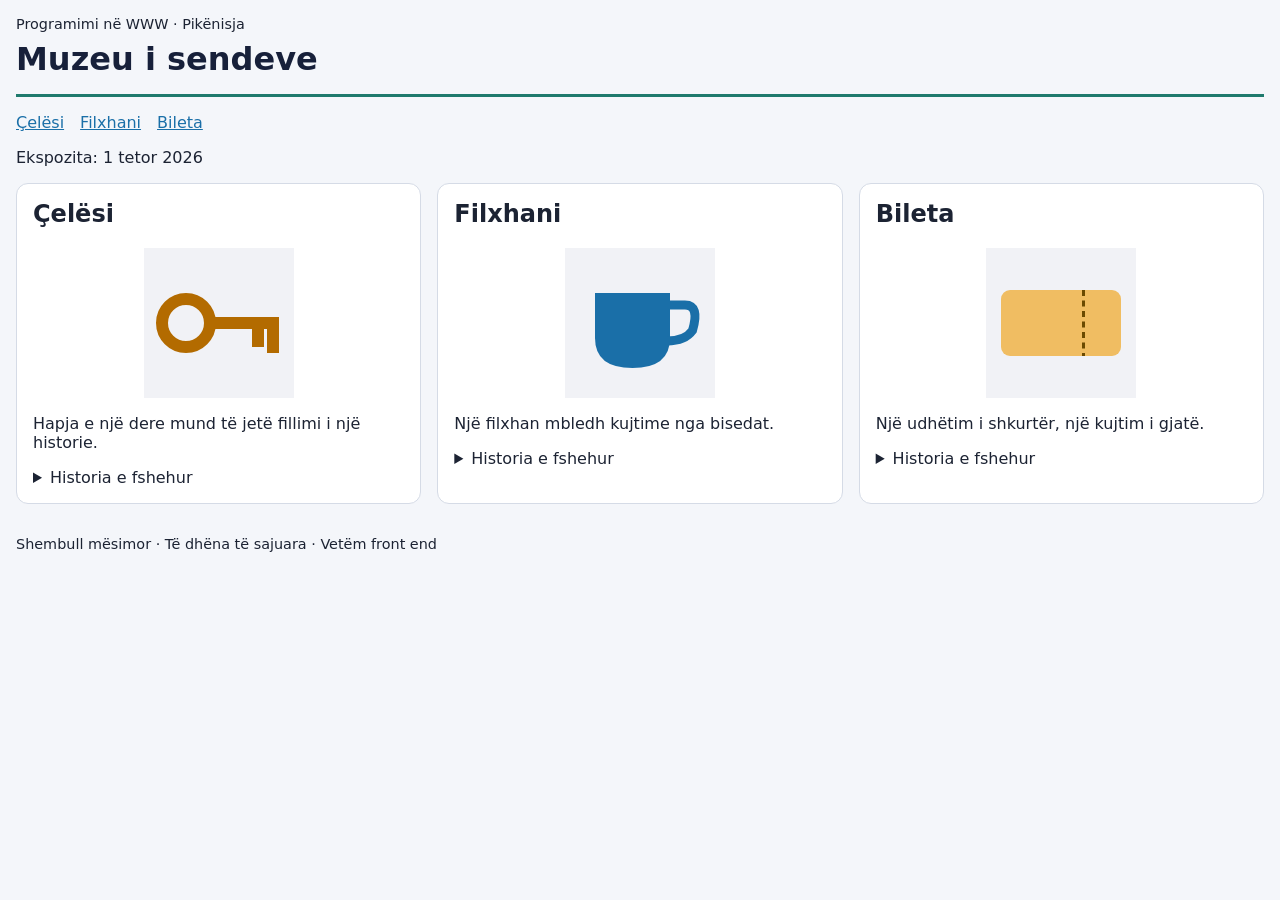
<file: JavaII/index.html>
<!doctype html>
<html lang="sq">
  <head>
    <meta charset="UTF-8" />
    <meta name="viewport" content="width=device-width, initial-scale=1" />
    <title>Muzeu i sendeve</title>
    <link rel="stylesheet" href="style.css" />
  </head>
  <body>
    <a class="skip" href="#main">Kalo te përmbajtja</a>
    <header>
      <p>Programimi në WWW · Pikënisja</p>
      <h1>Muzeu i sendeve</h1>
    </header>

    <nav>
      <a href="#celesi">Çelësi</a>
      <a href="#filxhani">Filxhani</a>
      <a href="#bileta">Bileta</a>
    </nav>

    <main id="main">
      <p>Ekspozita: 1 tetor 2026</p>

      <section class="kartat">
        <article class="karta" id="celesi">
          <h2>Çelësi</h2>
          <svg viewBox="0 0 100 100" role="img" aria-label="Një çelës i vjetër">
  <circle cx="28" cy="50" r="16" fill="none" stroke="#b36b00" stroke-width="8" />
  <rect x="42" y="46" width="48" height="8" fill="#b36b00" />
  <rect x="72" y="54" width="8" height="12" fill="#b36b00" />
  <rect x="82" y="54" width="8" height="16" fill="#b36b00" />
</svg>
          <p>Hapja e një dere mund të jetë fillimi i një historie.</p>
          <details>
            <summary>Historia e fshehur</summary>
            <p>Ky çelës i përket një shtëpie që nuk ekziston më.</p>
          </details>
        </article>

        <article class="karta" id="filxhani">
          <h2>Filxhani</h2>
          <svg viewBox="0 0 100 100" role="img" aria-label="Një filxhan mbledhës">
            <path d="M20 30 H70 V60 Q70 80 45 80 Q20 80 20 60 Z" fill="#1a6fa8" />
            <path d="M70 38 H80 Q90 38 85 55 Q80 62 68 62" fill="none" stroke="#1a6fa8" stroke-width="6" />
          </svg>
          <p>Një filxhan mbledh kujtime nga bisedat.</p>
          <details>
            <summary>Historia e fshehur</summary>
            <p>Është përdorur për kafenë e çdo të diele në familje.</p>
          </details>
        </article>

        <article class="karta" id="bileta">
          <h2>Bileta</h2>
          <svg viewBox="0 0 100 100" role="img" aria-label="Një biletë udhëtimi">
            <rect x="10" y="28" width="80" height="44" rx="6" fill="#f0bd62" />
            <line x1="65" y1="28" x2="65" y2="72" stroke="#6b4a00" stroke-width="2" stroke-dasharray="4 3" />
          </svg>
          <p>Një udhëtim i shkurtër, një kujtim i gjatë.</p>
          <details>
            <summary>Historia e fshehur</summary>
            <p>Bileta e një treni që nisej vetëm një herë në ditë.</p>
          </details>
        </article>
      </section>
    </main>

    <footer>Shembull mësimor · Të dhëna të sajuara · Vetëm front end</footer>
  </body>
</html>
</file>
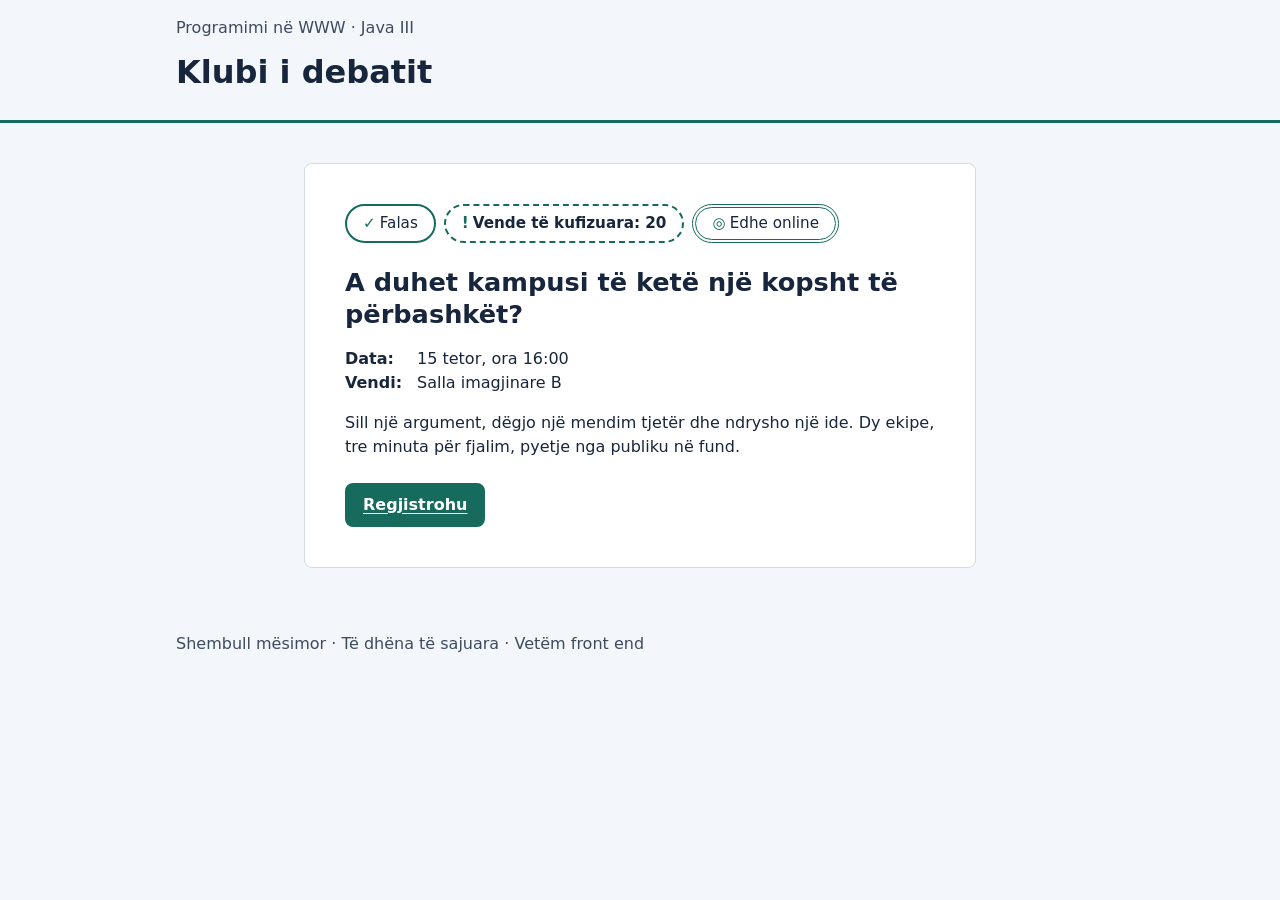
<file: JavaIII/index.html>
<!doctype html>
<html lang="sq">
  <head>
    <meta charset="UTF-8" />
    <meta name="viewport" content="width=device-width, initial-scale=1" />
    <title>Klubi i debatit · Java III</title>
    <link rel="stylesheet" href="style.css" />
  </head>
  <body>
    <a class="skip" href="#main">Kalo te përmbajtja</a>

    <header class="koka">
      <div class="mbajtes">
        <p class="koka__nentitull">Programimi në WWW · Java III</p>
        <h1 class="koka__titull">Klubi i debatit</h1>
      </div>
    </header>

    <main id="main" class="mbajtes">
      <article class="afishe" aria-labelledby="afishe-titull">
        <ul class="etiketat" aria-label="Karakteristikat e takimit">
          <li class="etiketa etiketa--falas">
            <span class="etiketa__ikone" aria-hidden="true">✓</span> Falas
          </li>
          <li class="etiketa etiketa--kufizuar">
            <span class="etiketa__ikone" aria-hidden="true">!</span> Vende të kufizuara: 20
          </li>
          <li class="etiketa etiketa--online">
            <span class="etiketa__ikone" aria-hidden="true">◎</span> Edhe online
          </li>
        </ul>

        <h2 id="afishe-titull" class="afishe__titull">
          A duhet kampusi të ketë një kopsht të përbashkët?
        </h2>

        <dl class="detajet">
          <div class="detajet__rresht">
            <dt>Data</dt>
            <dd><time datetime="2026-10-15T16:00">15 tetor, ora 16:00</time></dd>
          </div>
          <div class="detajet__rresht">
            <dt>Vendi</dt>
            <dd>Salla imagjinare B</dd>
          </div>
        </dl>

        <p class="afishe__pershkrim">
          Sill një argument, dëgjo një mendim tjetër dhe ndrysho një ide.
          Dy ekipe, tre minuta për fjalim, pyetje nga publiku në fund.
        </p>

        <a class="buton" href="mailto:debati@example.com?subject=Regjistrim%20p%C3%ABr%20debatin">
          Regjistrohu
        </a>
      </article>
    </main>

    <footer class="fundi">
      <div class="mbajtes">Shembull mësimor · Të dhëna të sajuara · Vetëm front end</div>
    </footer>
  </body>
</html>
</file>
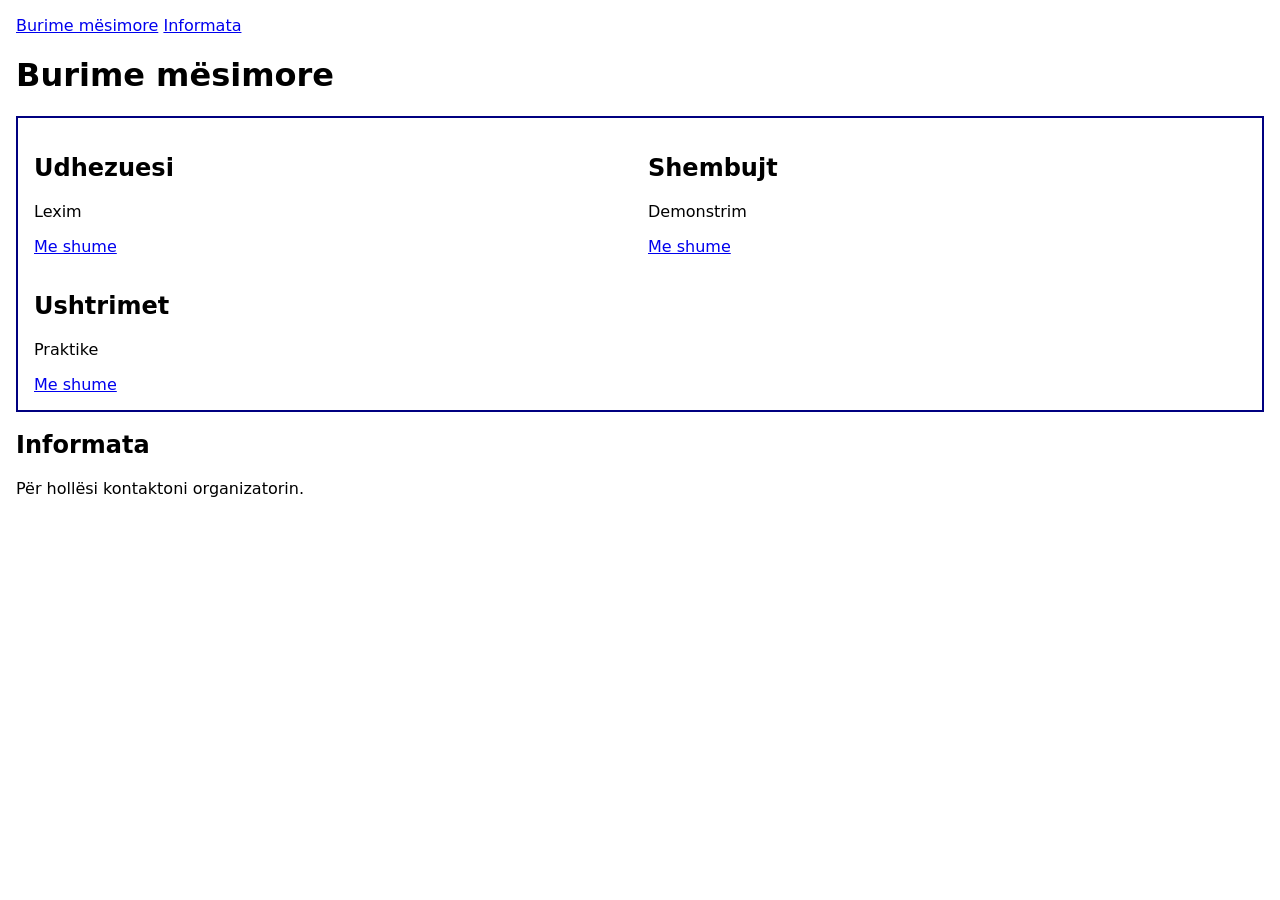
<file: Vleresime/Prova1/index.html>
<!doctype html>
<html lang="sq">
<head>
  <meta charset="UTF-8">
  <meta name="viewport" content="width=device-width,initial-scale=1">
  <title>Burime mësimore</title>
  <link rel="stylesheet" href="style.css">
</head>
<body>
  <nav><a href="#burimet">Burime mësimore</a> <a href="#ndihma">Informata</a></nav>
  <main>
    <h1>Burime mësimore</h1>
    <section id="burimet" class="resources" aria-label="Burime mësimore">
      <article>
        <h2>Udhezuesi</h2>
        <p>Lexim</p>
        <a href="#ndihma">Me shume</a>
      </article>
      <article>
        <h2>Shembujt</h2>
        <p>Demonstrim</p>
        <a href="#ndihma">Me shume</a>
      </article>
      <article>
        <h2>Ushtrimet</h2>
        <p>Praktike</p>
        <a href="#ndihma">Me shume</a>
      </article>
    </section>
    <section id="ndihma">
      <h2>Informata</h2>
      <p>Për hollësi kontaktoni organizatorin.</p>
    </section>
  </main>
</body>
</html>
</file>
<file: JavaII/style.css>
* {
  box-sizing: border-box;
}

body {
  font-family: system-ui, sans-serif;
  margin: 1rem;
  background: #f4f6fa;
  color: #1c2333;
}

.skip {
  position: absolute;
  left: -9999px;
}
.skip:focus {
  left: 1rem;
  top: 1rem;
  background: #fff;
  padding: 0.5rem;
}

header {
  border-bottom: 3px solid #1f7a6d;
  padding-bottom: 1rem;
}
header p {
  margin: 0 0 0.5rem;
  font-size: 0.9rem;
}
h1 {
  margin: 0;
  color: #17203a;
}

nav {
  display: flex;
  gap: 1rem;
  margin: 1rem 0;
}
nav a {
  color: #1a6fa8;
}

.kartat {
  display: grid;
  grid-template-columns: repeat(auto-fit, minmax(220px, 1fr));
  gap: 1rem;
  margin-top: 1rem;
}

.karta {
  background: #fff;
  border: 1px solid #d5dbe6;
  border-radius: 12px;
  padding: 1rem;
}
.karta h2 {
  margin-top: 0;
}
.karta svg {
  display: block;
  width: 150px;
  height: 150px;
  margin: 0 auto 1rem;
  background: #f1f2f6;
}

summary {
  cursor: pointer;
}

footer {
  margin-top: 2rem;
  font-size: 0.9rem;
}
</file>
<file: JavaIII/style.css>
:root {
  --ngjyra-teksti: #17263c;
  --ngjyra-teksti-dyte: #3d4b5f;
  --ngjyra-sfondi: #f3f6fa;
  --ngjyra-paneli: #ffffff;
  --ngjyra-kufiri: #d3dae4;
  --ngjyra-theksi: #176b5c;
  --ngjyra-theksi-erret: #0f4f43;
  --ngjyra-mbi-theks: #ffffff;
  --ngjyra-fokusi: #c2410c;

  --hapesire-xs: 0.25rem;
  --hapesire-s: 0.5rem;
  --hapesire-m: 1rem;
  --hapesire-l: 1.5rem;
  --hapesire-xl: 2.5rem;

  --rrezja: 0.5rem;
  --rrezja-pilule: 999px;
  --kufi-trashesia: 2px;
  --gjeresia-max: 42rem;
}

*,
*::before,
*::after {
  box-sizing: border-box;
}

body {
  margin: 0;
  font-family: system-ui, sans-serif;
  line-height: 1.5;
  color: var(--ngjyra-teksti);
  background: var(--ngjyra-sfondi);
  overflow-wrap: anywhere;
}

.mbajtes {
  width: 100%;
  max-width: 60rem;
  margin-inline: auto;
  padding-inline: var(--hapesire-m);
}

:focus-visible {
  outline: 3px solid var(--ngjyra-fokusi);
  outline-offset: 3px;
}

.skip {
  position: absolute;
  left: var(--hapesire-m);
  top: -4rem;
  padding: var(--hapesire-s) var(--hapesire-m);
  background: var(--ngjyra-teksti);
  color: var(--ngjyra-paneli);
  border-radius: var(--rrezja);
  z-index: 10;
}
.skip:focus {
  top: var(--hapesire-m);
}

.koka {
  padding-block: var(--hapesire-m) var(--hapesire-l);
  border-bottom: 3px solid var(--ngjyra-theksi);
}
.koka__nentitull {
  margin: 0 0 var(--hapesire-s);
  color: var(--ngjyra-teksti-dyte);
}
.koka__titull {
  margin: 0;
  font-size: clamp(1.6rem, 5vw, 2rem);
}

main {
  padding-block: var(--hapesire-xl);
}

.afishe {
  width: 100%;
  max-width: var(--gjeresia-max);
  margin-inline: auto;
  padding: clamp(var(--hapesire-m), 5vw, var(--hapesire-xl));
  background: var(--ngjyra-paneli);
  border: 1px solid var(--ngjyra-kufiri);
  border-radius: var(--rrezja);
}

.afishe__titull {
  margin: var(--hapesire-l) 0 var(--hapesire-m);
  font-size: clamp(1.3rem, 4.5vw, 1.6rem);
  line-height: 1.25;
}

.afishe__pershkrim {
  margin: 0 0 var(--hapesire-l);
}

.etiketat {
  display: flex;
  flex-wrap: wrap;
  gap: var(--hapesire-s);
  margin: 0;
  padding: 0;
  list-style: none;
}

.etiketa {
  display: inline-flex;
  align-items: center;
  gap: var(--hapesire-xs);
  padding: var(--hapesire-xs) var(--hapesire-m);
  border: var(--kufi-trashesia) solid var(--ngjyra-theksi);
  border-radius: var(--rrezja-pilule);
  font-size: 0.95rem;
}
.etiketa__ikone {
  font-weight: 700;
  color: var(--ngjyra-theksi);
}

.etiketa--falas {
  border-style: solid;
}
.etiketa--kufizuar {
  border-style: dashed;
  font-weight: 600;
}
.etiketa--online {
  border-style: double;
  border-width: 4px;
}

.detajet {
  margin: 0 0 var(--hapesire-m);
}
.detajet__rresht {
  display: flex;
  flex-wrap: wrap;
  gap: var(--hapesire-s);
}
.detajet dt {
  font-weight: 700;
  min-width: 4rem;
}
.detajet dt::after {
  content: ":";
}
.detajet dd {
  margin: 0;
}

.buton {
  display: inline-block;
  padding: var(--hapesire-s) var(--hapesire-m);
  background: var(--ngjyra-theksi);
  color: var(--ngjyra-mbi-theks);
  border: var(--kufi-trashesia) solid var(--ngjyra-theksi);
  border-radius: var(--rrezja);
  font-weight: 600;
  text-decoration: underline;
  text-underline-offset: 3px;
}
.buton:hover {
  background: var(--ngjyra-theksi-erret);
  border-color: var(--ngjyra-theksi-erret);
}
.buton:focus-visible {
  background: var(--ngjyra-theksi-erret);
}

.fundi {
  padding-block: var(--hapesire-l);
  color: var(--ngjyra-teksti-dyte);
}
</file>
<file: Vleresime/Prova1/style.css>
* {
     box-sizing: border-box; 
    }

body {
     font-family: system-ui, sans-serif; margin: 1rem; 
    }

.resources {
    display: grid;
    grid-template-columns: minmax(0, 1fr);
    padding: 1rem;
    border: 2px solid navy;
    gap: 1rem;
    box-sizing: border-box;
    }

a:focus {
     outline: 3px solid navy; 
     outline-offset: 3px; 
}

article{
    overflow-wrap: anywhere;
}

@media (min-width: 800px){
    
    .resources:first-child(){
        grid-column: 1 / -1;
    }
    .resources{
        grid-template-columns: repeat(2, minmax(0, 1fr));
    }
    
}
</file>
